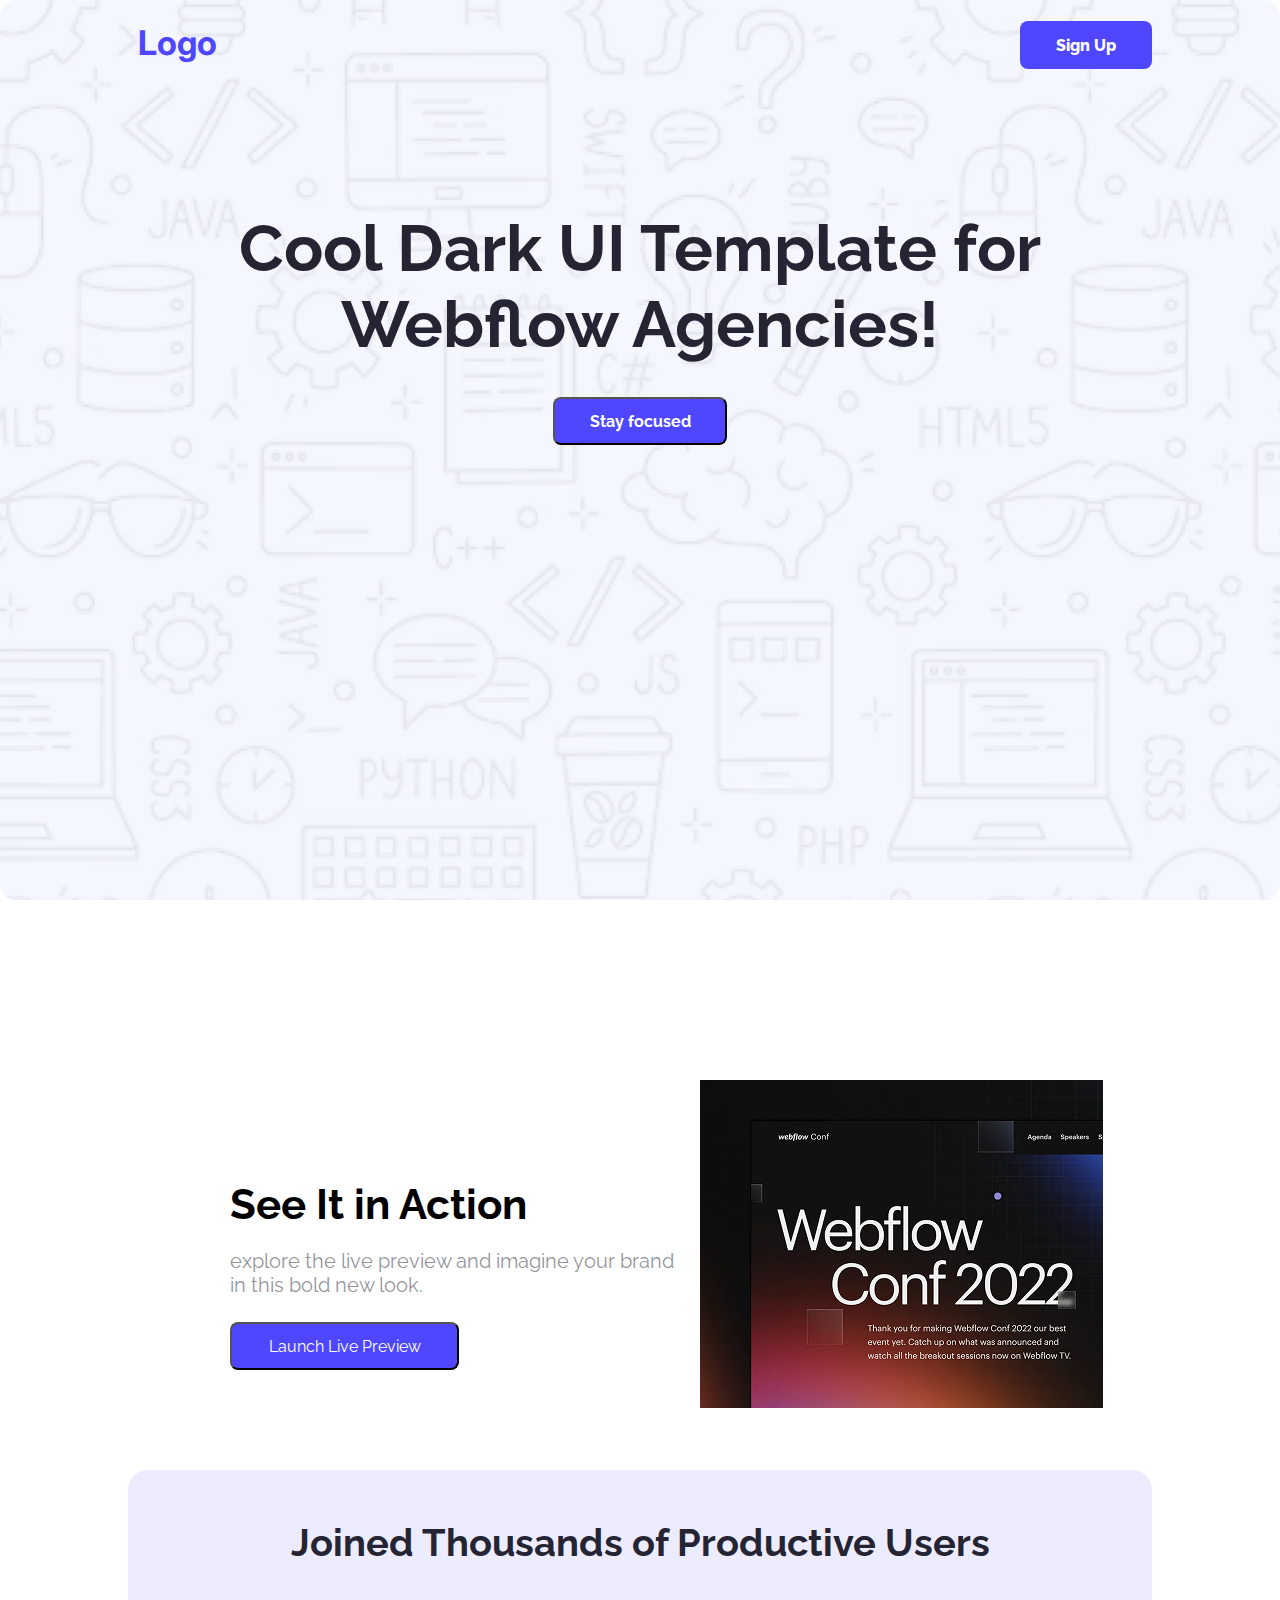
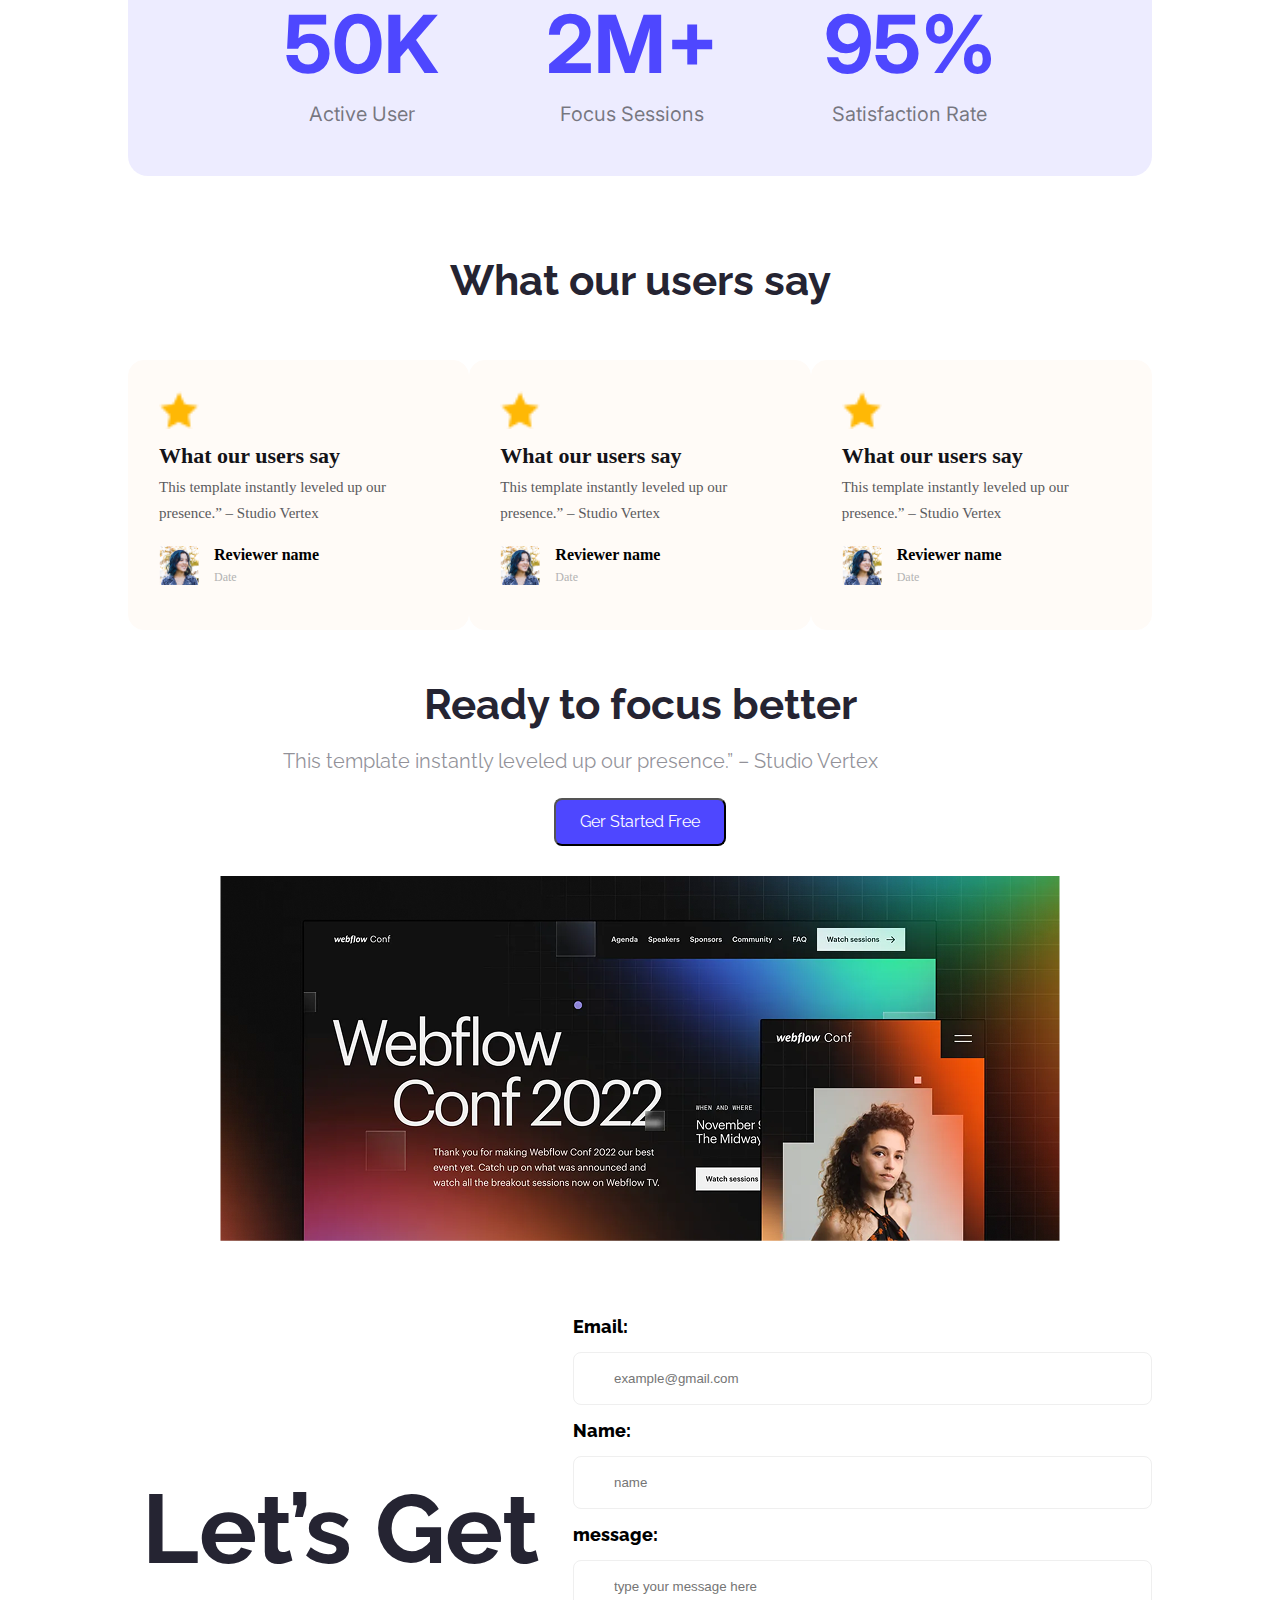
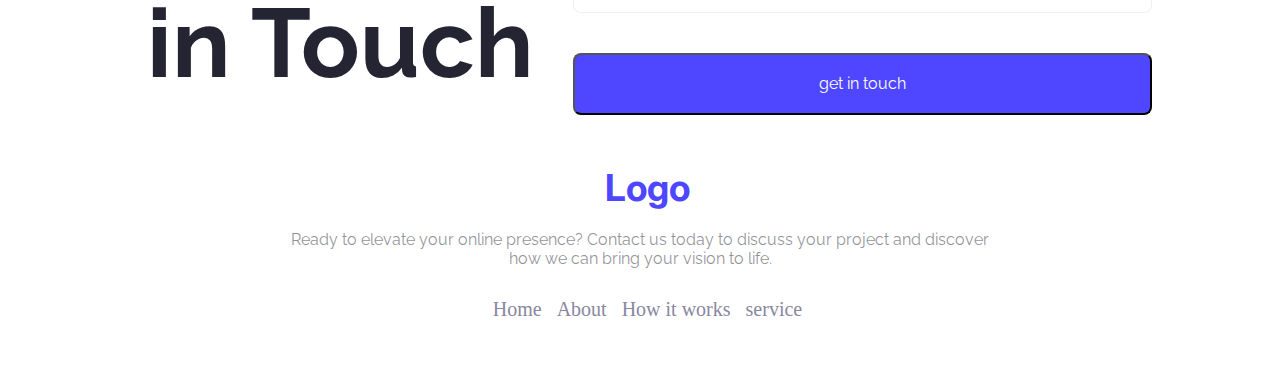
<file: index.html>
<!DOCTYPE html>
<html lang="en">
<head>
    <meta charset="UTF-8">
    <meta name="viewport" content="width=device-width, initial-scale=1.0">
    <title>Document</title>
   <link rel="stylesheet" href="css/style.css">
   <link rel="preconnect" href="https://fonts.googleapis.com">
    <link rel="preconnect" href="https://fonts.gstatic.com" crossorigin>
    <link href="https://fonts.googleapis.com/css2?family=Raleway:ital,wght@0,100..900;1,100..900&display=swap" rel="stylesheet">
    <link href="https://fonts.googleapis.com/css2?family=Inter:ital,opsz,wght@0,14..32,100..900;1,14..32,100..900&display=swap" rel="stylesheet">
</head>
<body>
      <!-- banner section start-->

  <header>
    <div class="header_section">
        <div class="header-content">
        <div class="logo">
           <h2>Logo</h2>
            
        </div>
        
           <div class="sign_up_button">
             <button class="signUP">Sign Up</button>
           </div>
        

    </div>
   

   <!--banner content start-->
   <div class="banner">
    <div class="banner_content">
        <div class="bannerContent">
       <h2>Cool Dark UI Template for Webflow Agencies!</p>
       <button class="focused">Stay focused</button>
        </div>

    </div>
</div>
    </div>
</header>
<!--banner content end-->

 <!-- action section start -->
   <section class="action_section">
    <div class="action_content">
       <div class="coding_system">
         <div class="action_content">
            <h2>See It in Action</h2>
            <p>explore the live preview and imagine your brand in this bold new look.</p>
            <button class="lunch">Launch Live Preview</button>
         </div>
         <div class="action_img">
             <img src="images/wc-mini.png">
        </div>
       </div> 
        
    </div>
  </section>
  <!-- action section end -->
   <!-- join section start -->
     <section class="join_section">
        <div class="join_container">
            <div class="Join_container_text">
                <h2>Joined Thousands of Productive Users</h2>
            </div>
            <div>
                <div class="activeContaier">
                    <div class="active_content">
                    <h2>50K</h2>
                    <p>Active User</p>
                </div>
                <!--  -->
                 <div class="active_content">
                    <h2>2M+</h2>
                    <p>Focus Sessions</p>
                </div>
                <!--  -->
                 <div class="active_content">
                    <h2>95%</h2>
                    <p>Satisfaction Rate</p>
                </div>
                </div>
            </div>
        </div>
     </section>
    <!-- join sectio end -->
   <!-- focus section start -->
      <section class="focus_section">
    <div class="focus_section_content">
        <div class="focus_content">
            <h2>What our users say</h2>
        </div>
         <div class="disigner_container">
             <div class="Designers_content">
             <div class="Designers">
                <img src="images/icon-star.png">
                <h2>What our users say</h2>
                <p>This template instantly leveled up our presence.” – Studio Vertex</p>
                
                  <div class="avater">
                     <div>
                        <img src="images/avatar.png" alt="">
                     </div>
                     <div class="name">
                        <h4>Reviewer name</h4>
                        <p>Date</p>
                     </div>
                  </div> 

               
             </div>
        
    
           </div>
           <!--  -->
            <div class="Designers_content">
             <div class="Designers">
                <img src="images/icon-star.png">
                <h2>What our users say</h2>
                <p>This template instantly leveled up our presence.” – Studio Vertex</p>
                
                  <div class="avater">
                     <div>
                        <img src="images/avatar.png" alt="">
                     </div>
                     <div class="name">
                        <h4>Reviewer name</h4>
                        <p>Date</p>
                     </div>
                  </div> 

               
             </div>
        
    
           </div>
           <!--  -->
            <div class="Designers_content">
             <div class="Designers">
                <img src="images/icon-star.png">
                <h2>What our users say</h2>
                <p>This template instantly leveled up our presence.” – Studio Vertex</p>
                
                  <div class="avater">
                     <div>
                        <img src="images/avatar.png" alt="">
                     </div>
                     <div class="name">
                        <h4>Reviewer name</h4>
                        <p>Date</p>
                     </div>
                  </div> 

               
             </div>
        
    
           </div>
           <!--  -->
         </div>
            
        </div>
       
    </div>
    </section>
    <!-- focus section end -->
     <!-- Ready section start -->
        <section class="ready_section">
         <div class="ready_section_container">
            <div class="ready_container">
             <div class="ready_content">
            <h2>Ready to focus better</h2>
            <p>This template instantly leveled up our presence.” – Studio Vertex</p>
            <div class="ready_button_content">
                <button class="ready_button">Ger Started Free</button>
            </div>
          </div>
         </div>
          <div class="ready_img">
            <img src="images/wc-big.png" alt="">
          </div>
         </div>


        </section>
      <!-- Ready section end -->

      <!-- form section start -->
         <section class="form_section">
            <div class="form_container">
                <div class="touch">
                <h2>Let’s Get in Touch</h2>
            </div>
            <div class="form">
                
                    <div class="email">
                        <h2>Email:</h2>
                        <input type="email" name="" id="" placeholder="example@gmail.com">
                    </div>
                    <div class="name_from">
                        <h2>Name:</h2>
                        <input type="text" name="" id="" placeholder="name">
                    </div>
                    <div class="message">
                        <h2>message:</h2>
                         <input type="text" placeholder="type your message here">
                    </div>
                    <div class="touch_button">
                        <button class="touchButton">get in touch</button>
                    </div>
                
            </div>
            </div>
         </section>
       <!-- form section end -->
        <!-- footer section start -->
         <section class="footer_section">
            <div class="footer_container">
                <div class="footer_content">
                    <h2>Logo</h2>
                <p>Ready to elevate your online presence? Contact us today to discuss your project and discover how we can bring your vision to life.</p>
                </div>
                <div class="list">
                    <ul>
                        
                        <li><a href="" class="list_link">Home</a></li>
                        <li><a href="" class="list_link">About</a></li>
                        <li><a href="" class="list_link">How it works</a></li>
                        <li><a href="" class="list_link">service</a></li>
                    </ul>
                </div>
            </div>
         </section>
</body>
</html>
</file>
<file: css/style.css>
*{
    margin:0;
    padding:0;
  }
  h1,h2,h3,h4,h5,h6,p{
    margin:0;
    padding:0;
    
  }
  .header-content{
    width:80%;
    display: flex;
    justify-content: space-between;
    margin:auto;
    height: 70px;
    align-items: center;
    margin-bottom: 140px;
  }
  .logo{
    width:20%;
    display: flex;
  }
  .logo h2{
  display: inline;
  margin-left: 10px;
  text-align: center;
  text-transform: capitalize;
  font-size: 34px;
  font-family: "Inter", sans-serif;
  color:#4E47FF;
  font-weight: black;
  margin-top: 15px;
  }
  .nav{
    width:50%;
  }
  .sign_up_button{
    margin-top: 20px;
  }
  .signUP{
    font-size: 16px;
    color:#fff;
    font-weight:800;
    background-color: #4E47FF;
    border-radius: 8px;
    border:none;
    font-family: "Raleway", sans-serif;
    width:132px;
    height: 48px;
    cursor: pointer;
    
  
  }
  .signUP:hover{
    background-color: #000;
  }
  header{
    /* display: flex; */
    background-image: url(../images/Hero-bg.png);
    min-height: 100vh;
    background-repeat: no-repeat;
    background-size: cover;
    background-position: center;
    /* justify-content: center; */
    /* align-items: center; */
    position: relative;
    width:100%;
    margin:auto;
    border-radius: 16px;
    
  }
  header::before{
    
    content:'';
    position: absolute;
    width:100%;
    height: 100%;
    background-color: #fff;
    opacity: .5;
    z-index: -1;
    border-radius: 16px;
  }
  .banner{
    margin-top: 100px;
  }
  .banner_content{width: 70%;margin: auto;}
  .banner_content h2{
  color: #252432;
  text-align: center;
  font-size: 65px;
  font-weight: bold;
  margin-bottom: 10px;
  font-family: "Raleway", sans-serif;
  margin-bottom: 30px;
  }
  .focused{
    margin:auto;
    display: flex;
    align-items: center;
    justify-content: center;
    background-color: #4E47FF;
    color:#fff;
    font-size: 16px;
    font-weight: bold;
    font-family: "Raleway", sans-serif;
    width: 174px;
    height: 48px;
    border-radius: 8px;
    margin-top: 35px;
    cursor: pointer;
  }
  .focused:hover{
    background-color: #000;
  }
  /* banner section end */
   .action_section{
        width:80%;
        margin:auto;
        margin-top: 130px;
  
       
      
    }
    .action_content{
      padding: 50px 0px 50px 0px;
    }
    .coding_system{
       width:80%;
       margin:auto;
       
    }
   
    .coding_system{
        
     display: flex;
     justify-content: space-between;
    }
    .coding_content{

        text-align: center;
        margin-bottom: 40px;     
    }

    .action_content h2{
      font-size: 42px;
      font-weight:bold ;
      margin-bottom: 20px;
     font-family: "Raleway", sans-serif;
     margin-top: 50px;
    }
    .action_content p{
      color:#25243280;
      font-size: 20px;
      margin-top: 20px;
     font-family: "Raleway", sans-serif;
     width: 450px;
    }
    .action_img{
        border-radius: 20px;
        padding-left: 20px;
    }
    .lunch{
      margin-top: 25px;
      width: 229px;
      height: 48px;
      color:#fff;
      font-size: 16px;
      font-family: "Raleway", sans-serif;
      border: 1ps solid #4E47FF;
      background-color: #4E47FF;
      border-radius: 8px;
      cursor: pointer;
    }
    .lunch:hover{
      background-color: #000;
    }
    /* action section end */
    /* focus secton start */
    .focus_section{
width:80%;
margin:auto;
}
.focus_section_content{
margin-top: 80px;

}
.focus_content h2{
  color:#252432;
  font-size: 42px;
  font-weight: bold;
  margin-top: 30px;
  margin-bottom: 15px;
  text-align: center;
  width:715px;
  margin:auto;
  margin-bottom:15px;
  font-family: "Raleway", sans-serif;
}
.disigner_container{
    display: flex;
    justify-content: space-between;
}
.Designers_content{
display: flex;
gap:10px;
margin-top: 40px;
}
.Designers{
border-radius: 16px;
border: 1px solid #FFFBF7;
background: #FFFBF7;
padding: 30px;
}
.Designers h2{
color: #131318;
font-size: 22px;
text-align: left;
margin-bottom: 5px;
font-weight: 800;
}
.Designers img{
width: 40px;
margin-bottom: 10px;
}
.Designers p{
text-align: left;
font-size: 15px;
color: #5A5A5D;
line-height: 26px;
}
.avater{
    display: flex;
    margin-top: 20px;
}
.name{
    margin-left: 15px;
}
.name h2{
  color: #757575;
  font-size: 15px;
}
.name p{
   color:#B3B3B3;
   font-size: 12px;
}
/* Ready section */
.ready_section{
    width: 80%;
    margin:auto;
    padding: 50px 0px 50px 0px;
}
.ready_container{
  display: flex;
  justify-content: center;
}
.ready_content{

}
.ready_content h2{
  color:#252432;
  font-size: 42px;
  font-weight: bold;
  margin-top: 30px;
  margin-bottom: 15px;
  text-align: center;
  width:715px;
  margin:auto;
  margin-bottom:15px;
  font-family: "Raleway", sans-serif;
}
.ready_content p{
    color:#25243280;
      font-size: 20px;
      margin-top: 20px;
     font-family: "Raleway", sans-serif;
     
}
.ready_button_content{
    display: flex;
    justify-content: center;
    margin-bottom: 30px;
}
.ready_button{
     margin-top: 25px;
     width: 172px;
     height: 48px;
      color:#fff;
      font-size: 16px;
     font-family: "Raleway", sans-serif;
      border: 1ps solid #4E47FF;
      background-color: #4E47FF;
      border-radius: 8px;
       cursor: pointer;

}

.ready_button:hover{
  background-color: #000;
}
.ready_img{
    margin-top: 30px;
    margin:auto;
    display: flex;
    justify-content: center;
}

/* form section start */
  .form_section{
    width: 80%;
    margin:auto;
  }
  .join_container{
    padding: 50px 0px 50px 0px;
  }
  .touch{
    display: flex;
    align-content: center;
    justify-content: center;
  }
  .touch h2{
  color:#252432;
  font-size: 97px;
  font-weight: bold;
  margin-top: 30px;
  margin-bottom: 15px;
  text-align: center;
  margin:auto;
  margin-bottom:15px;
  font-family: "Raleway", sans-serif;
  margin-right: 20px;
  }
 
  .form{
    margin-top: 25px;
  }
  .form_container{
    display: flex;
   
  }
  .email{}
  .email h2{
    font-size: 18px;
    font-weight: 800;
    font-family: "Raleway", sans-serif;
  }
  .email input{
     width: 497px;
    height: 20px;
  padding: 16px 40px 15px 40px;
  border: 1px solid #efefef;
  border-radius: 8px;
  color: #ddd;
  margin-top: 15px;
  margin-bottom: 15px;
  }
  .name_from{}
  .name_from h2{
    font-size: 18px;
    font-weight: 800;
    font-family: "Raleway", sans-serif;
  }
  .name_from input{
   width: 497px;
    height: 20px;
  padding: 16px 40px 15px 40px;
  border: 1px solid #efefef;
  border-radius: 8px;
  color: #ddd;
  margin-top: 15px;
  margin-bottom: 15px;
}
  
  .message{}
  .message h2{
    font-size: 18px;
    font-weight: 800;
    font-family: "Raleway", sans-serif;
  }
  .message input{
    width: 497px;
    height: 20px;
  padding: 16px 40px 15px 40px;
  border: 1px solid #efefef;
  border-radius: 8px;
  color: #ddd;
  margin-top: 15px;
  margin-bottom: 15px;
  background-color: #fff;
  }
  .touchButton{
      margin-top: 25px;
      width: 497px;
      height: 62px;
      color:#fff;
      font-size: 16px;
      font-family: "Raleway", sans-serif;
      border: 1ps solid #4E47FF;
      background-color: #4E47FF;
      border-radius: 8px;
      width: 100%;
       cursor: pointer;
     
  }
  .touchButton:hover{
    background-color: #000;
  }
/* form section end */
/* join section start */
.join_section{
    width: 80%;
    margin:auto;
}
.join_container{
    background-color: #4E47FF1A;
    padding: 50px;
    border-radius: 20px;
}
.Join_container_text{}
.Join_container_text h2{
  text-align: center;
  color:#252432;
  font-family: "Raleway", sans-serif;
  font-size: 38px;
  font-weight: bold;
  margin-bottom: 30px;
  
}
.activeContaier{
  display: flex;
  justify-content: space-evenly;
}
.active_content{}
.active_content h2{
  color:#4E47FF;
  font-size: 80px;
  font-weight: bold;
  font-family: "Inter", sans-serif;
  text-align: center;
  margin-bottom: 10px;


}
.active_content p{
 font-family: "Inter", sans-serif;
 font-size: 20px;
 color:#00000080;
 text-align: center;
}
/* footer section start */
.footer_section{
    width: 80%;
    margin:auto;
}
.footer_container{
    padding: 50px 0px 50px 0px;
}
.footer_content{
  text-align: center;
  width: 700px;
  margin:auto
}
.footer_content h2{ color:#4E47FF;
  font-size: 37px;
  font-weight: black;
  margin-top: 30px;
  margin-bottom: 15px;
  text-align: center;
  width:715px;
  margin:auto;
  margin-bottom:15px;
  font-family: "Inter", sans-serif;}
.footer_content p{  color:#25243280;
      font-size: 16px;
      margin-top: 20px;
     font-family: "Raleway", sans-serif;
     width: 700px;

}
.list{
    display: flex
;
  justify-content: center;
  margin-top: 30px;
}
.list ul{
    display: flex;
}
.list ul li{
    margin-left: 15px;
  font-size: 20px;
  list-style: none;
  color: #8987A1;
}
.list_link{
  text-decoration: none;
  color: #8987A1;
}
</file>
